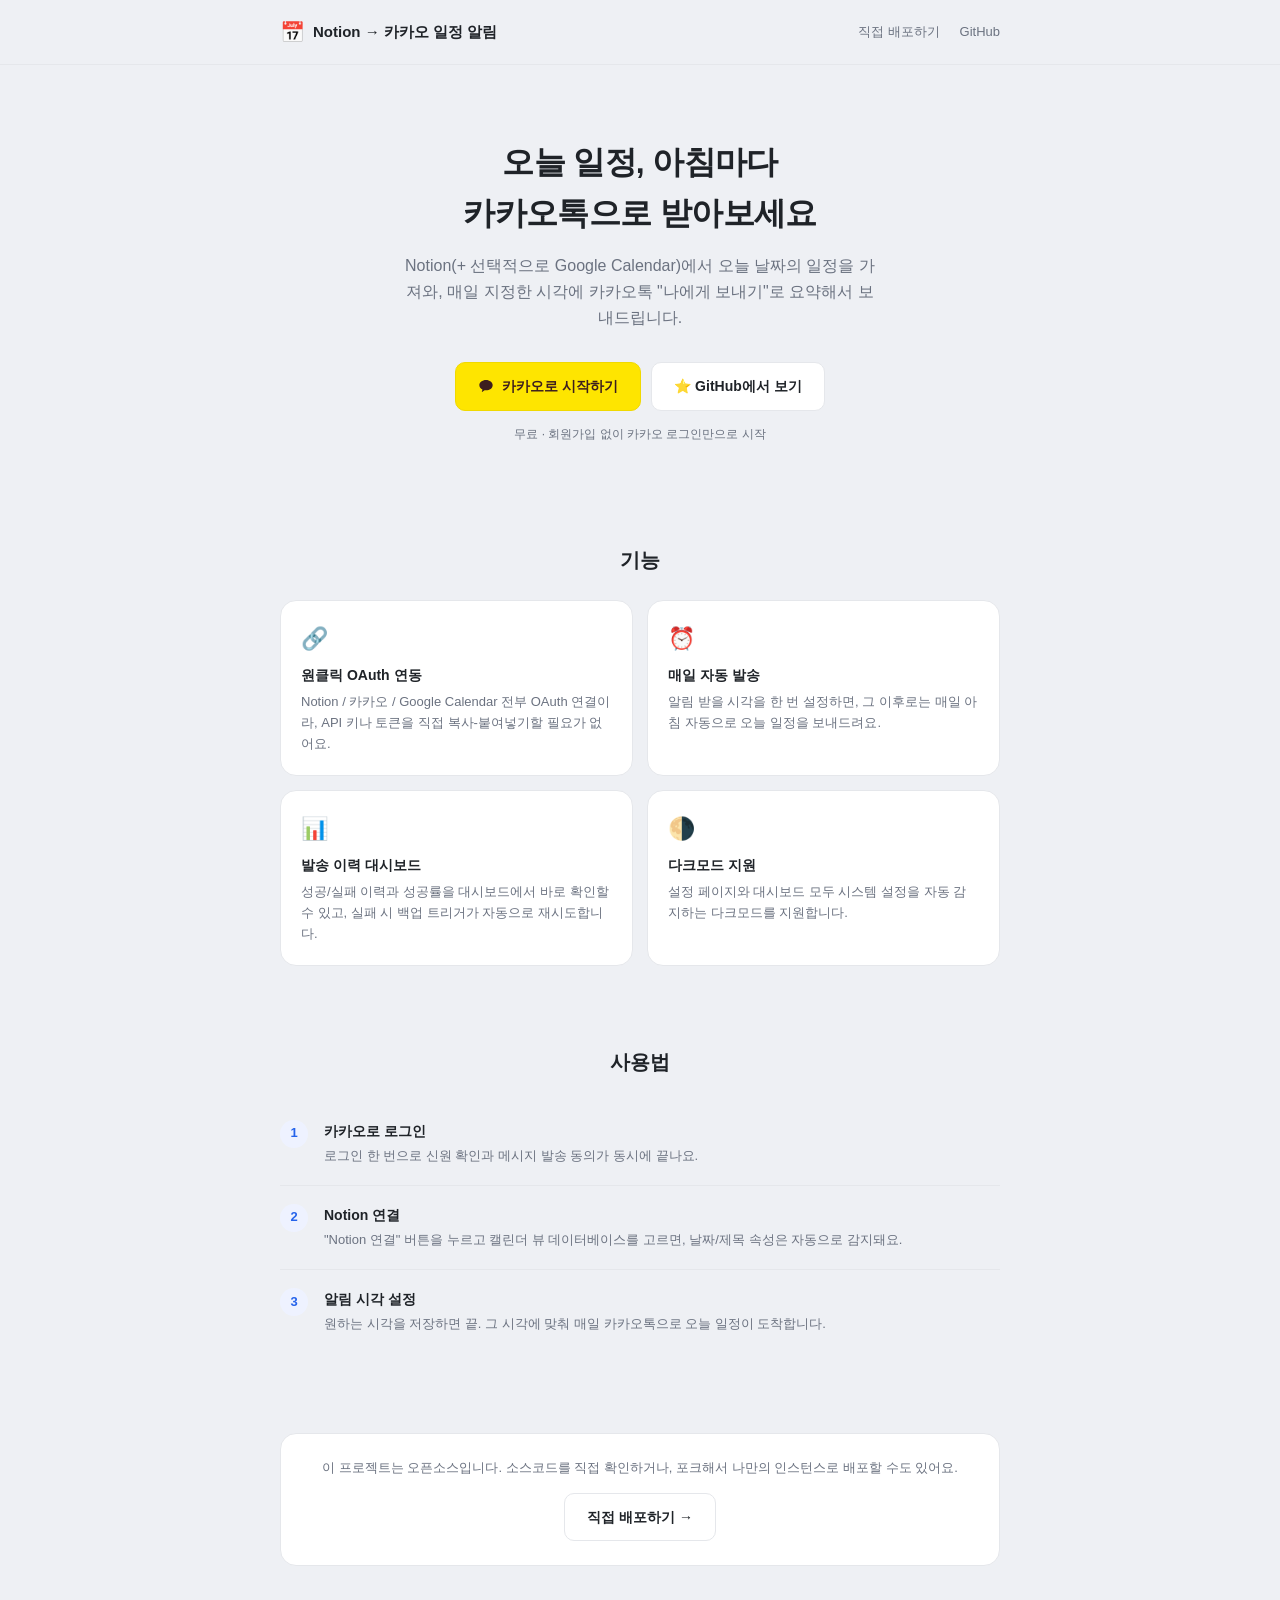
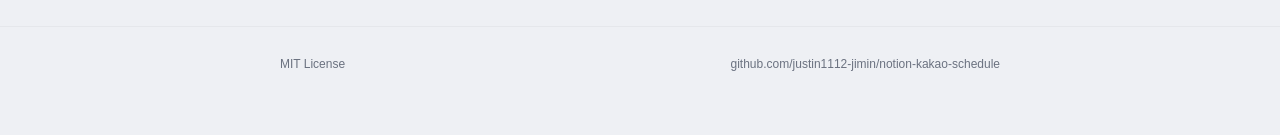
<file: docs/index.html>
<!DOCTYPE html>
<html lang="ko">
<head>
<meta charset="UTF-8">
<meta name="viewport" content="width=device-width, initial-scale=1">
<title>Notion → 카카오 일정 알림</title>
<meta name="description" content="Notion(과 선택적으로 Google Calendar)의 오늘 일정을 매일 아침 카카오톡 '나에게 보내기'로 요약해서 보내주는 무료 개인용 자동화 도구.">
<link rel="icon" href="data:image/svg+xml,%3Csvg xmlns='http://www.w3.org/2000/svg' viewBox='0 0 100 100'%3E%3Ctext y='.9em' font-size='90'%3E%F0%9F%93%85%3C/text%3E%3C/svg%3E">
<script>
(function () {
  try {
    var t = localStorage.getItem('theme');
    if (t === 'dark' || t === 'light') document.documentElement.setAttribute('data-theme', t);
  } catch (e) {}
})();
</script>
<link rel="stylesheet" href="style.css">
</head>
<body>

<nav class="top">
  <div class="wrap">
    <a class="brand" href="./"><span class="logo">📅</span> Notion → 카카오 일정 알림</a>
    <div class="navlinks">
      <a href="guide.html">직접 배포하기</a>
      <a href="https://github.com/justin1112-jimin/notion-kakao-schedule" target="_blank" rel="noopener">GitHub</a>
    </div>
  </div>
</nav>

<div class="wrap">

  <section class="hero">
    <h1>오늘 일정, 아침마다<br>카카오톡으로 받아보세요</h1>
    <p class="lead">Notion(+ 선택적으로 Google Calendar)에서 오늘 날짜의 일정을 가져와, 매일 지정한 시각에 카카오톡 "나에게 보내기"로 요약해서 보내드립니다.</p>
    <div class="cta-row">
      <a class="btn btn-kakao" href="https://notion-kakao-schedule.onrender.com/login">
        <svg class="kakao-icon" viewBox="0 0 24 24">
          <path fill="#3c1e1e" d="M12 3C6.477 3 2 6.477 2 10.75c0 2.77 1.86 5.2 4.66 6.58-.2.75-.73 2.74-.84 3.16-.13.52.19.51.4.37.16-.11 2.6-1.77 3.66-2.49.68.1 1.38.15 2.12.15 5.523 0 10-3.477 10-7.77C22 6.477 17.523 3 12 3z"/>
        </svg>
        카카오로 시작하기
      </a>
      <a class="btn btn-ghost" href="https://github.com/justin1112-jimin/notion-kakao-schedule" target="_blank" rel="noopener">⭐ GitHub에서 보기</a>
    </div>
    <p class="note">무료 · 회원가입 없이 카카오 로그인만으로 시작</p>
  </section>

  <section class="section">
    <h2>기능</h2>
    <div class="grid">
      <div class="feature">
        <div class="icon">🔗</div>
        <h3>원클릭 OAuth 연동</h3>
        <p>Notion / 카카오 / Google Calendar 전부 OAuth 연결이라, API 키나 토큰을 직접 복사-붙여넣기할 필요가 없어요.</p>
      </div>
      <div class="feature">
        <div class="icon">⏰</div>
        <h3>매일 자동 발송</h3>
        <p>알림 받을 시각을 한 번 설정하면, 그 이후로는 매일 아침 자동으로 오늘 일정을 보내드려요.</p>
      </div>
      <div class="feature">
        <div class="icon">📊</div>
        <h3>발송 이력 대시보드</h3>
        <p>성공/실패 이력과 성공률을 대시보드에서 바로 확인할 수 있고, 실패 시 백업 트리거가 자동으로 재시도합니다.</p>
      </div>
      <div class="feature">
        <div class="icon">🌗</div>
        <h3>다크모드 지원</h3>
        <p>설정 페이지와 대시보드 모두 시스템 설정을 자동 감지하는 다크모드를 지원합니다.</p>
      </div>
    </div>
  </section>

  <section class="section">
    <h2>사용법</h2>
    <div class="steps">
      <div class="step">
        <div class="num">1</div>
        <div><h3>카카오로 로그인</h3><p>로그인 한 번으로 신원 확인과 메시지 발송 동의가 동시에 끝나요.</p></div>
      </div>
      <div class="step">
        <div class="num">2</div>
        <div><h3>Notion 연결</h3><p>"Notion 연결" 버튼을 누르고 캘린더 뷰 데이터베이스를 고르면, 날짜/제목 속성은 자동으로 감지돼요.</p></div>
      </div>
      <div class="step">
        <div class="num">3</div>
        <div><h3>알림 시각 설정</h3><p>원하는 시각을 저장하면 끝. 그 시각에 맞춰 매일 카카오톡으로 오늘 일정이 도착합니다.</p></div>
      </div>
    </div>
  </section>

  <section class="section">
    <div class="trust">
      <p>이 프로젝트는 오픈소스입니다. 소스코드를 직접 확인하거나, 포크해서 나만의 인스턴스로 배포할 수도 있어요.</p>
      <a class="btn btn-ghost" href="guide.html">직접 배포하기 →</a>
    </div>
  </section>

</div>

<footer>
  <div class="wrap">
    <span>MIT License</span>
    <a href="https://github.com/justin1112-jimin/notion-kakao-schedule" target="_blank" rel="noopener">github.com/justin1112-jimin/notion-kakao-schedule</a>
  </div>
</footer>

</body>
</html>
</file>
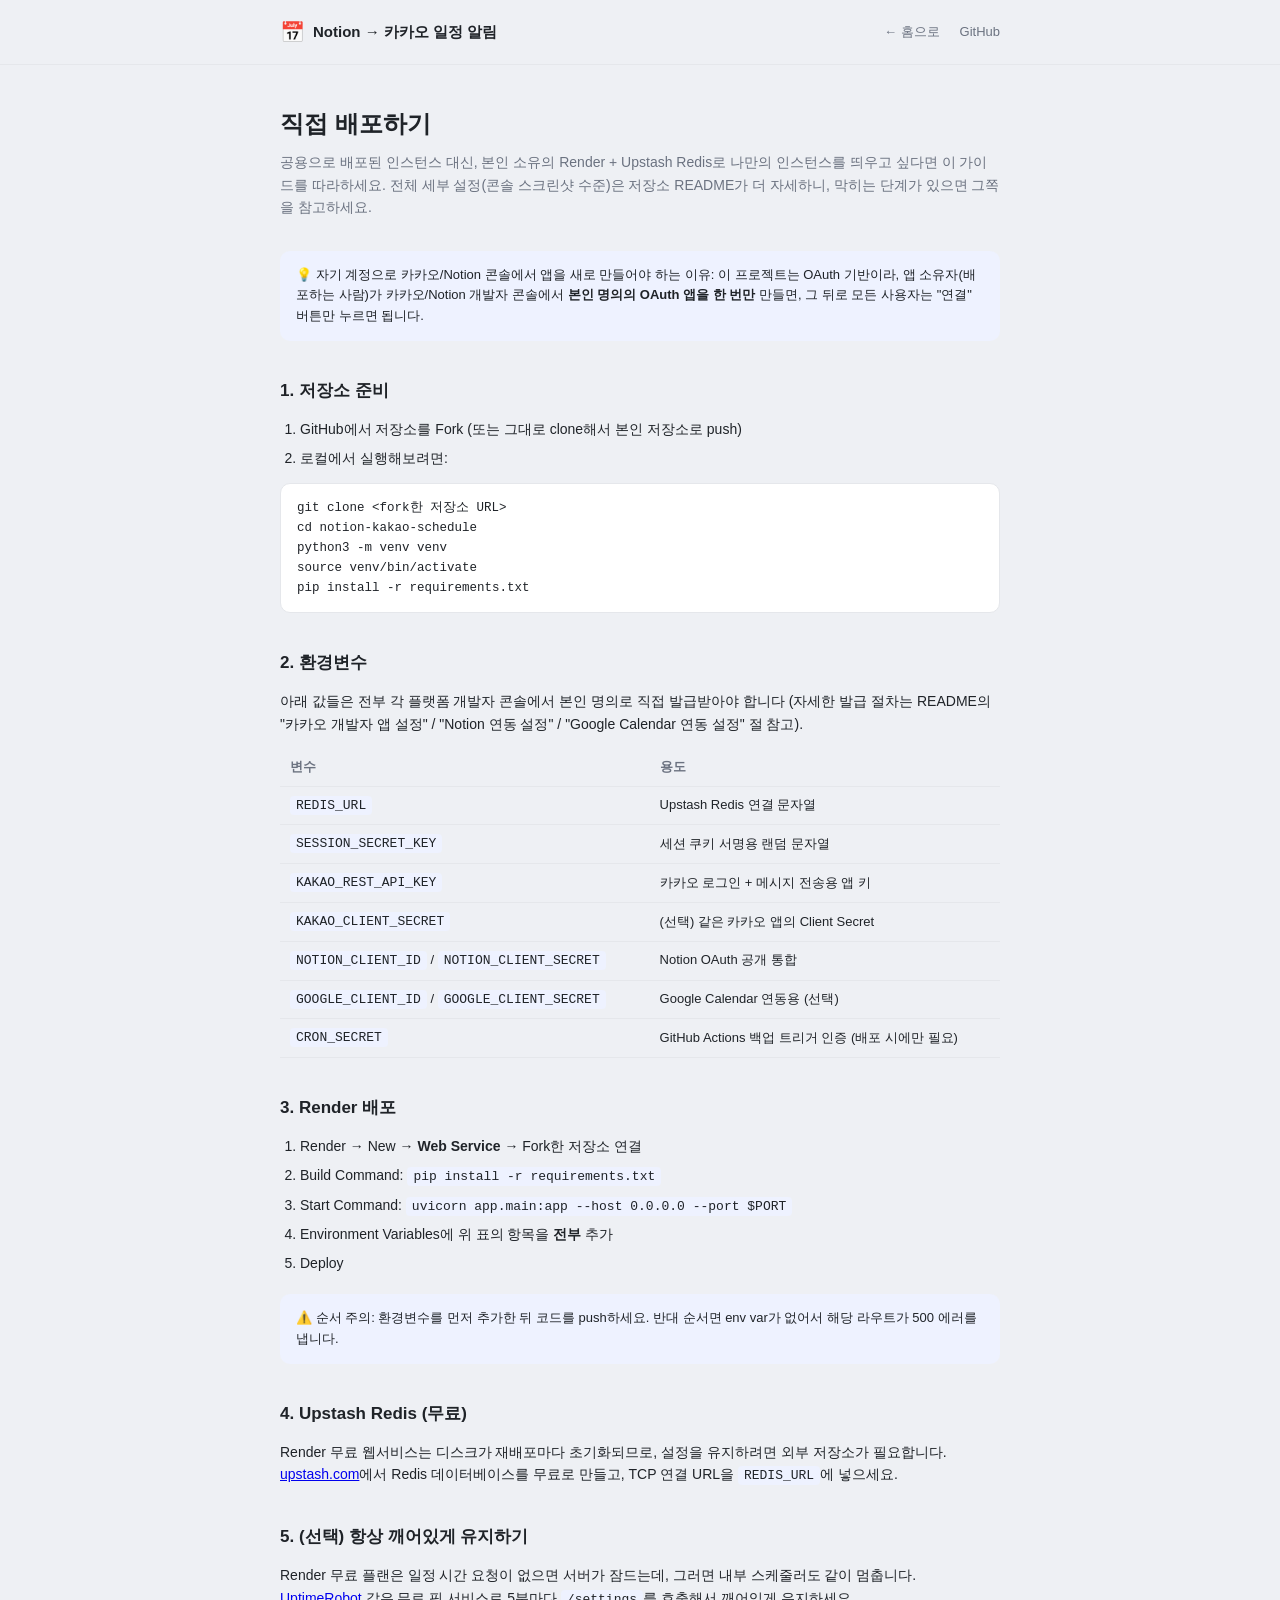
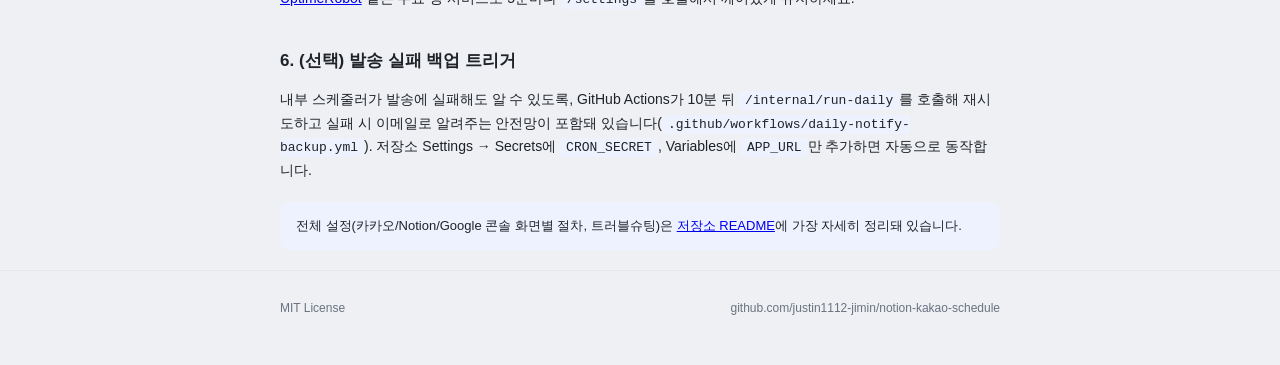
<file: docs/guide.html>
<!DOCTYPE html>
<html lang="ko">
<head>
<meta charset="UTF-8">
<meta name="viewport" content="width=device-width, initial-scale=1">
<title>직접 배포하기 — Notion → 카카오 일정 알림</title>
<meta name="description" content="Notion → 카카오 일정 알림을 나만의 Render 인스턴스로 직접 배포하는 퀵스타트 가이드.">
<link rel="icon" href="data:image/svg+xml,%3Csvg xmlns='http://www.w3.org/2000/svg' viewBox='0 0 100 100'%3E%3Ctext y='.9em' font-size='90'%3E%F0%9F%93%85%3C/text%3E%3C/svg%3E">
<script>
(function () {
  try {
    var t = localStorage.getItem('theme');
    if (t === 'dark' || t === 'light') document.documentElement.setAttribute('data-theme', t);
  } catch (e) {}
})();
</script>
<link rel="stylesheet" href="style.css">
</head>
<body>

<nav class="top">
  <div class="wrap">
    <a class="brand" href="./"><span class="logo">📅</span> Notion → 카카오 일정 알림</a>
    <div class="navlinks">
      <a href="./">← 홈으로</a>
      <a href="https://github.com/justin1112-jimin/notion-kakao-schedule" target="_blank" rel="noopener">GitHub</a>
    </div>
  </div>
</nav>

<div class="wrap guide">
  <h1>직접 배포하기</h1>
  <p class="lead">공용으로 배포된 인스턴스 대신, 본인 소유의 Render + Upstash Redis로 나만의 인스턴스를 띄우고 싶다면 이 가이드를 따라하세요. 전체 세부 설정(콘솔 스크린샷 수준)은 저장소 README가 더 자세하니, 막히는 단계가 있으면 그쪽을 참고하세요.</p>

  <div class="callout">
    💡 자기 계정으로 카카오/Notion 콘솔에서 앱을 새로 만들어야 하는 이유: 이 프로젝트는 OAuth 기반이라, 앱 소유자(배포하는 사람)가 카카오/Notion 개발자 콘솔에서 <strong>본인 명의의 OAuth 앱을 한 번만</strong> 만들면, 그 뒤로 모든 사용자는 "연결" 버튼만 누르면 됩니다.
  </div>

  <h2>1. 저장소 준비</h2>
  <ol>
    <li>GitHub에서 저장소를 Fork (또는 그대로 clone해서 본인 저장소로 push)</li>
    <li>로컬에서 실행해보려면:</li>
  </ol>
  <pre>git clone &lt;fork한 저장소 URL&gt;
cd notion-kakao-schedule
python3 -m venv venv
source venv/bin/activate
pip install -r requirements.txt</pre>

  <h2>2. 환경변수</h2>
  <p>아래 값들은 전부 각 플랫폼 개발자 콘솔에서 본인 명의로 직접 발급받아야 합니다 (자세한 발급 절차는 README의 "카카오 개발자 앱 설정" / "Notion 연동 설정" / "Google Calendar 연동 설정" 절 참고).</p>
  <table>
    <tr><th>변수</th><th>용도</th></tr>
    <tr><td><code>REDIS_URL</code></td><td>Upstash Redis 연결 문자열</td></tr>
    <tr><td><code>SESSION_SECRET_KEY</code></td><td>세션 쿠키 서명용 랜덤 문자열</td></tr>
    <tr><td><code>KAKAO_REST_API_KEY</code></td><td>카카오 로그인 + 메시지 전송용 앱 키</td></tr>
    <tr><td><code>KAKAO_CLIENT_SECRET</code></td><td>(선택) 같은 카카오 앱의 Client Secret</td></tr>
    <tr><td><code>NOTION_CLIENT_ID</code> / <code>NOTION_CLIENT_SECRET</code></td><td>Notion OAuth 공개 통합</td></tr>
    <tr><td><code>GOOGLE_CLIENT_ID</code> / <code>GOOGLE_CLIENT_SECRET</code></td><td>Google Calendar 연동용 (선택)</td></tr>
    <tr><td><code>CRON_SECRET</code></td><td>GitHub Actions 백업 트리거 인증 (배포 시에만 필요)</td></tr>
  </table>

  <h2>3. Render 배포</h2>
  <ol>
    <li>Render → New → <strong>Web Service</strong> → Fork한 저장소 연결</li>
    <li>Build Command: <code>pip install -r requirements.txt</code></li>
    <li>Start Command: <code>uvicorn app.main:app --host 0.0.0.0 --port $PORT</code></li>
    <li>Environment Variables에 위 표의 항목을 <strong>전부</strong> 추가</li>
    <li>Deploy</li>
  </ol>
  <div class="callout">
    ⚠️ 순서 주의: 환경변수를 먼저 추가한 뒤 코드를 push하세요. 반대 순서면 env var가 없어서 해당 라우트가 500 에러를 냅니다.
  </div>

  <h2>4. Upstash Redis (무료)</h2>
  <p>Render 무료 웹서비스는 디스크가 재배포마다 초기화되므로, 설정을 유지하려면 외부 저장소가 필요합니다. <a href="https://upstash.com" target="_blank" rel="noopener">upstash.com</a>에서 Redis 데이터베이스를 무료로 만들고, TCP 연결 URL을 <code>REDIS_URL</code>에 넣으세요.</p>

  <h2>5. (선택) 항상 깨어있게 유지하기</h2>
  <p>Render 무료 플랜은 일정 시간 요청이 없으면 서버가 잠드는데, 그러면 내부 스케줄러도 같이 멈춥니다. <a href="https://uptimerobot.com" target="_blank" rel="noopener">UptimeRobot</a> 같은 무료 핑 서비스로 5분마다 <code>/settings</code>를 호출해서 깨어있게 유지하세요.</p>

  <h2>6. (선택) 발송 실패 백업 트리거</h2>
  <p>내부 스케줄러가 발송에 실패해도 알 수 있도록, GitHub Actions가 10분 뒤 <code>/internal/run-daily</code>를 호출해 재시도하고 실패 시 이메일로 알려주는 안전망이 포함돼 있습니다(<code>.github/workflows/daily-notify-backup.yml</code>). 저장소 Settings → Secrets에 <code>CRON_SECRET</code>, Variables에 <code>APP_URL</code>만 추가하면 자동으로 동작합니다.</p>

  <div class="callout">
    전체 설정(카카오/Notion/Google 콘솔 화면별 절차, 트러블슈팅)은 <a href="https://github.com/justin1112-jimin/notion-kakao-schedule#readme" target="_blank" rel="noopener">저장소 README</a>에 가장 자세히 정리돼 있습니다.
  </div>
</div>

<footer>
  <div class="wrap">
    <span>MIT License</span>
    <a href="https://github.com/justin1112-jimin/notion-kakao-schedule" target="_blank" rel="noopener">github.com/justin1112-jimin/notion-kakao-schedule</a>
  </div>
</footer>

</body>
</html>
</file>
<file: docs/style.css>
:root {
  --bg: #eef0f4;
  --card: #ffffff;
  --border: #e5e7eb;
  --text: #1f2328;
  --muted: #6b7280;
  --accent: #2563eb;
  --accent-soft: #eef2ff;
  --kakao: #fee500;
  --kakao-fg: #3c1e1e;
  --radius: 16px;
  --radius-sm: 10px;
}
@media (prefers-color-scheme: dark) {
  :root:not([data-theme="light"]) {
    --bg: #14161b; --card: #1c1f26; --border: #2e323c;
    --text: #e8eaed; --muted: #9aa1ac;
    --accent: #6c93f2; --accent-soft: #22283c;
  }
}
:root[data-theme="dark"] {
  --bg: #14161b; --card: #1c1f26; --border: #2e323c;
  --text: #e8eaed; --muted: #9aa1ac;
  --accent: #6c93f2; --accent-soft: #22283c;
}

* { box-sizing: border-box; }
html { scroll-behavior: smooth; }
body {
  font-family: -apple-system, BlinkMacSystemFont, "Segoe UI", "Apple SD Gothic Neo", sans-serif;
  background: var(--bg);
  color: var(--text);
  margin: 0;
  line-height: 1.6;
  transition: background .15s, color .15s;
}

.wrap { max-width: 760px; margin: 0 auto; padding: 0 20px; }

/* nav */
nav.top {
  border-bottom: 1px solid var(--border);
  padding: 16px 0;
}
nav.top .wrap { display: flex; align-items: center; justify-content: space-between; }
.brand { display: flex; align-items: center; gap: 8px; font-weight: 700; font-size: 15px; text-decoration: none; color: var(--text); }
.brand .logo { font-size: 20px; }
.navlinks { display: flex; gap: 20px; font-size: 13px; }
.navlinks a { color: var(--muted); text-decoration: none; }
.navlinks a:hover { color: var(--text); }

/* hero */
.hero { padding: 72px 0 48px; text-align: center; }
.hero h1 { font-size: 32px; font-weight: 800; margin: 0 0 14px; letter-spacing: -0.02em; }
.hero p.lead { font-size: 16px; color: var(--muted); max-width: 480px; margin: 0 auto 32px; }

.cta-row { display: flex; gap: 10px; justify-content: center; flex-wrap: wrap; }
.btn {
  display: inline-flex; align-items: center; gap: 8px;
  padding: 12px 22px; border-radius: 10px; font-size: 14px; font-weight: 600;
  text-decoration: none; border: 1px solid transparent; transition: filter .15s, background .15s;
}
.btn-kakao { background: var(--kakao); color: var(--kakao-fg); border-color: #f0d900; }
.btn-kakao:hover { filter: brightness(0.96); }
.btn-ghost { background: var(--card); color: var(--text); border-color: var(--border); }
.btn-ghost:hover { background: var(--accent-soft); }
.kakao-icon { width: 16px; height: 16px; flex-shrink: 0; }

.hero .note { margin-top: 14px; font-size: 12px; color: var(--muted); }

/* feature grid */
.section { padding: 40px 0; }
.section h2 { font-size: 20px; font-weight: 700; margin: 0 0 24px; text-align: center; }
.grid {
  display: grid; grid-template-columns: repeat(2, 1fr); gap: 14px;
}
@media (max-width: 560px) { .grid { grid-template-columns: 1fr; } }
.feature {
  background: var(--card); border: 1px solid var(--border); border-radius: var(--radius);
  padding: 20px;
}
.feature .icon { font-size: 22px; margin-bottom: 8px; }
.feature h3 { font-size: 14px; font-weight: 700; margin: 0 0 6px; }
.feature p { font-size: 13px; color: var(--muted); margin: 0; }

/* steps */
.steps { display: flex; flex-direction: column; gap: 0; }
.step {
  display: flex; gap: 16px; padding: 18px 0;
  border-bottom: 1px solid var(--border);
}
.step:last-child { border-bottom: none; }
.step .num {
  flex-shrink: 0; width: 28px; height: 28px; border-radius: 50%;
  background: var(--accent-soft); color: var(--accent); font-weight: 700; font-size: 13px;
  display: flex; align-items: center; justify-content: center;
}
.step h3 { font-size: 14px; font-weight: 700; margin: 0 0 4px; }
.step p { font-size: 13px; color: var(--muted); margin: 0; }

/* trust box */
.trust {
  background: var(--card); border: 1px solid var(--border); border-radius: var(--radius);
  padding: 24px; text-align: center;
}
.trust p { font-size: 13px; color: var(--muted); margin: 0 0 14px; }

/* footer */
footer { border-top: 1px solid var(--border); padding: 28px 0 60px; margin-top: 20px; }
footer .wrap { display: flex; align-items: center; justify-content: space-between; flex-wrap: wrap; gap: 10px; }
footer, footer a { font-size: 12px; color: var(--muted); }
footer a { text-decoration: none; }
footer a:hover { color: var(--text); }

/* guide page */
.guide h1 { font-size: 24px; font-weight: 800; margin: 40px 0 8px; }
.guide .lead { color: var(--muted); font-size: 14px; margin: 0 0 32px; }
.guide h2 { font-size: 17px; font-weight: 700; margin: 36px 0 12px; }
.guide p { font-size: 14px; }
.guide code { background: var(--accent-soft); padding: 2px 6px; border-radius: 4px; font-size: 13px; }
.guide pre {
  background: var(--card); border: 1px solid var(--border); border-radius: var(--radius-sm);
  padding: 14px 16px; overflow-x: auto; font-size: 12.5px; line-height: 1.6;
}
.guide table { width: 100%; border-collapse: collapse; font-size: 13px; margin: 12px 0 24px; }
.guide th, .guide td { text-align: left; padding: 8px 10px; border-bottom: 1px solid var(--border); }
.guide th { color: var(--muted); font-weight: 600; }
.guide ol { padding-left: 20px; font-size: 14px; }
.guide li { margin-bottom: 6px; }
.callout {
  background: var(--accent-soft); border-radius: var(--radius-sm);
  padding: 14px 16px; font-size: 13px; margin: 20px 0;
}
</file>
